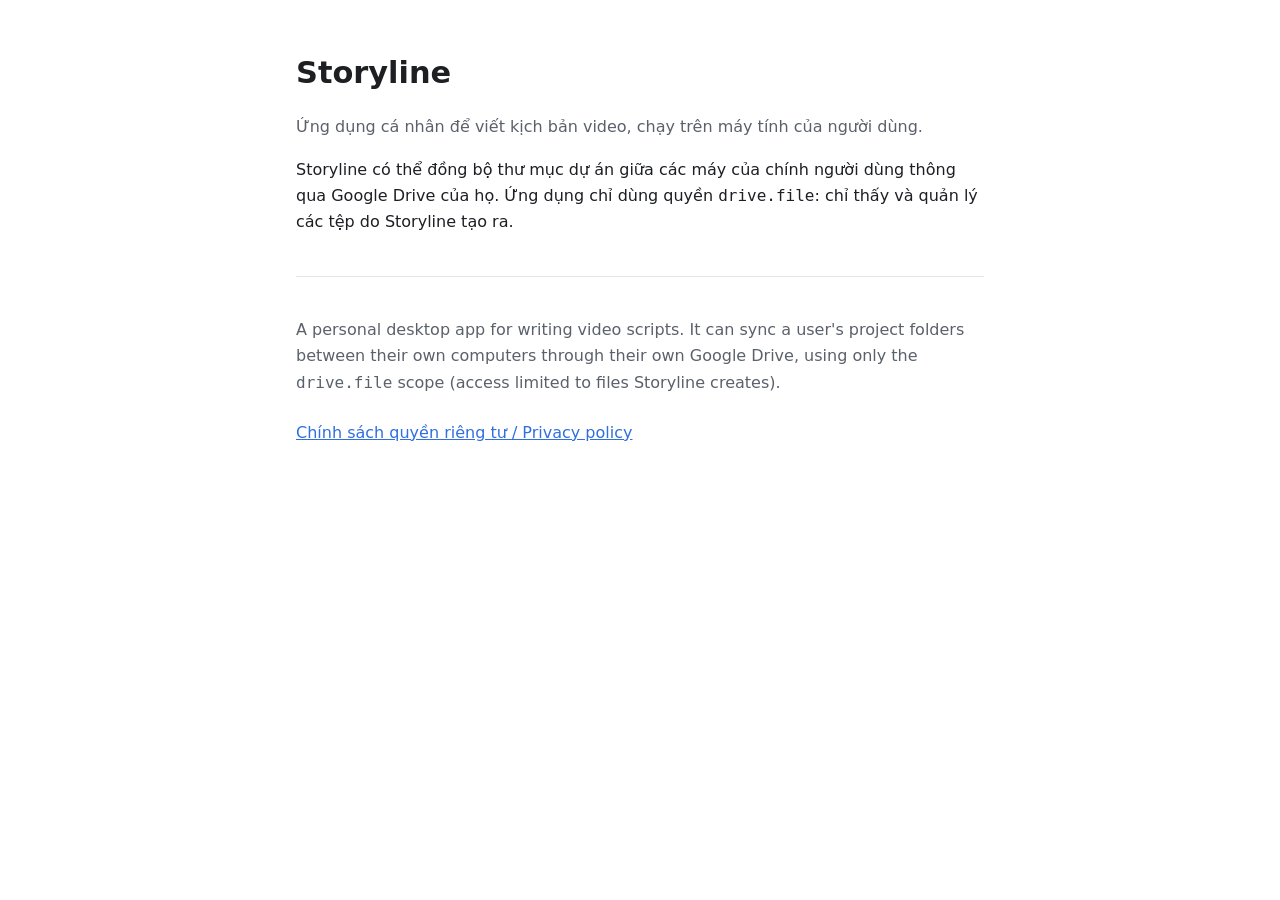
<file: index.html>
<!doctype html>
<html lang="vi">
<head>
<meta charset="utf-8">
<meta name="viewport" content="width=device-width,initial-scale=1">
<title>Storyline</title>
<link rel="stylesheet" href="style.css">
</head>
<body>
<main>
<h1>Storyline</h1>
<p class="muted">Ứng dụng cá nhân để viết kịch bản video, chạy trên máy tính của người dùng.</p>
<p>Storyline có thể đồng bộ thư mục dự án giữa các máy của chính người dùng thông qua Google Drive của họ. Ứng dụng chỉ dùng quyền <code>drive.file</code>: chỉ thấy và quản lý các tệp do Storyline tạo ra.</p>
<hr>
<p class="muted">A personal desktop app for writing video scripts. It can sync a user's project folders between their own computers through their own Google Drive, using only the <code>drive.file</code> scope (access limited to files Storyline creates).</p>
<nav><a href="privacy.html">Chính sách quyền riêng tư / Privacy policy</a></nav>
</main>
</body>
</html>
</file>
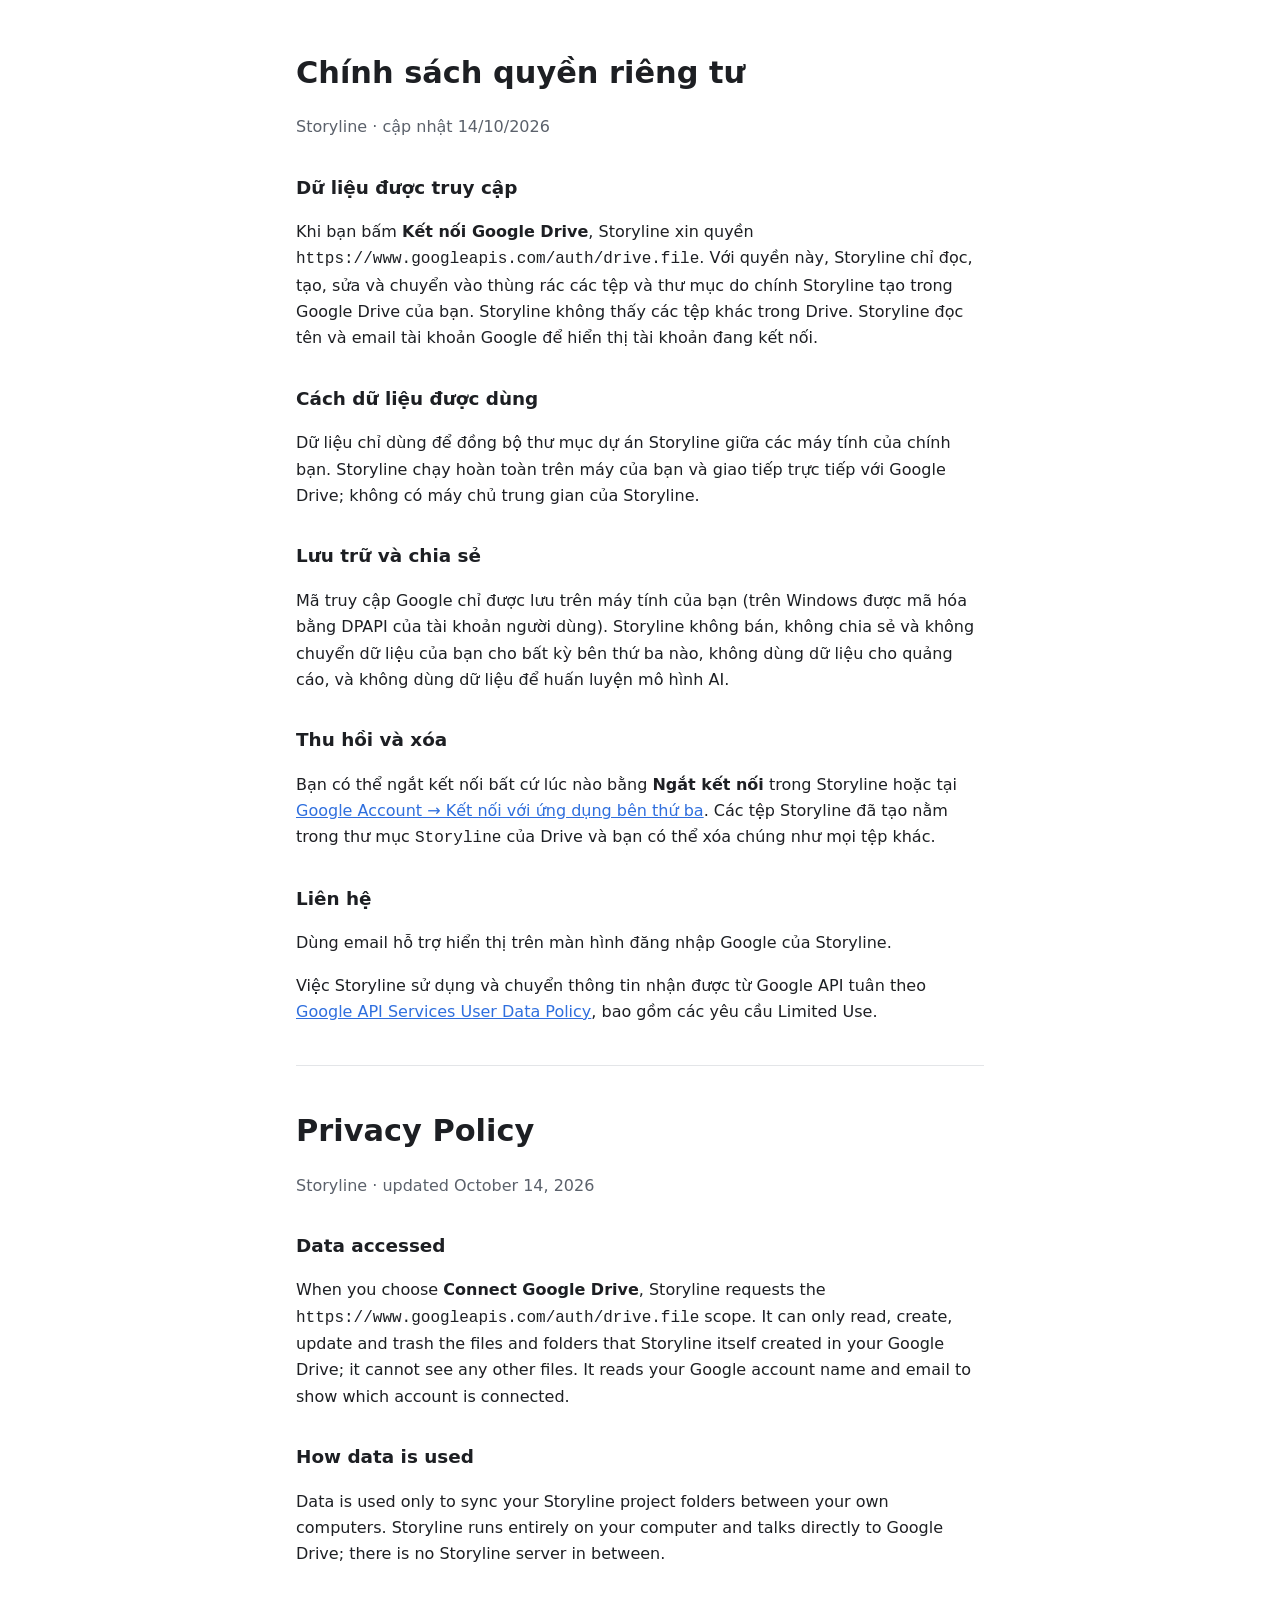
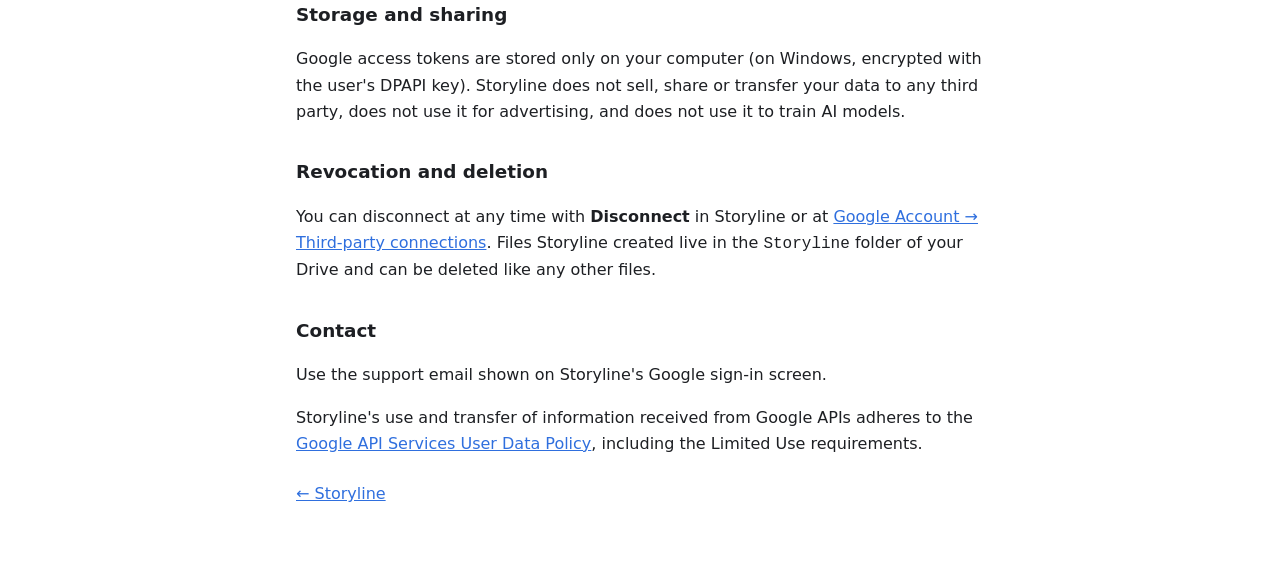
<file: privacy.html>
<!doctype html>
<html lang="vi">
<head>
<meta charset="utf-8">
<meta name="viewport" content="width=device-width,initial-scale=1">
<title>Storyline Privacy Policy</title>
<link rel="stylesheet" href="style.css">
</head>
<body>
<main>
<h1>Chính sách quyền riêng tư</h1>
<p class="muted">Storyline · cập nhật 14/10/2026</p>

<h2>Dữ liệu được truy cập</h2>
<p>Khi bạn bấm <strong>Kết nối Google Drive</strong>, Storyline xin quyền <code>https://www.googleapis.com/auth/drive.file</code>. Với quyền này, Storyline chỉ đọc, tạo, sửa và chuyển vào thùng rác các tệp và thư mục do chính Storyline tạo trong Google Drive của bạn. Storyline không thấy các tệp khác trong Drive. Storyline đọc tên và email tài khoản Google để hiển thị tài khoản đang kết nối.</p>

<h2>Cách dữ liệu được dùng</h2>
<p>Dữ liệu chỉ dùng để đồng bộ thư mục dự án Storyline giữa các máy tính của chính bạn. Storyline chạy hoàn toàn trên máy của bạn và giao tiếp trực tiếp với Google Drive; không có máy chủ trung gian của Storyline.</p>

<h2>Lưu trữ và chia sẻ</h2>
<p>Mã truy cập Google chỉ được lưu trên máy tính của bạn (trên Windows được mã hóa bằng DPAPI của tài khoản người dùng). Storyline không bán, không chia sẻ và không chuyển dữ liệu của bạn cho bất kỳ bên thứ ba nào, không dùng dữ liệu cho quảng cáo, và không dùng dữ liệu để huấn luyện mô hình AI.</p>

<h2>Thu hồi và xóa</h2>
<p>Bạn có thể ngắt kết nối bất cứ lúc nào bằng <strong>Ngắt kết nối</strong> trong Storyline hoặc tại <a href="https://myaccount.google.com/connections">Google Account → Kết nối với ứng dụng bên thứ ba</a>. Các tệp Storyline đã tạo nằm trong thư mục <code>Storyline</code> của Drive và bạn có thể xóa chúng như mọi tệp khác.</p>

<h2>Liên hệ</h2>
<p>Dùng email hỗ trợ hiển thị trên màn hình đăng nhập Google của Storyline.</p>

<p>Việc Storyline sử dụng và chuyển thông tin nhận được từ Google API tuân theo <a href="https://developers.google.com/terms/api-services-user-data-policy">Google API Services User Data Policy</a>, bao gồm các yêu cầu Limited Use.</p>

<hr>

<h1>Privacy Policy</h1>
<p class="muted">Storyline · updated October 14, 2026</p>

<h2>Data accessed</h2>
<p>When you choose <strong>Connect Google Drive</strong>, Storyline requests the <code>https://www.googleapis.com/auth/drive.file</code> scope. It can only read, create, update and trash the files and folders that Storyline itself created in your Google Drive; it cannot see any other files. It reads your Google account name and email to show which account is connected.</p>

<h2>How data is used</h2>
<p>Data is used only to sync your Storyline project folders between your own computers. Storyline runs entirely on your computer and talks directly to Google Drive; there is no Storyline server in between.</p>

<h2>Storage and sharing</h2>
<p>Google access tokens are stored only on your computer (on Windows, encrypted with the user's DPAPI key). Storyline does not sell, share or transfer your data to any third party, does not use it for advertising, and does not use it to train AI models.</p>

<h2>Revocation and deletion</h2>
<p>You can disconnect at any time with <strong>Disconnect</strong> in Storyline or at <a href="https://myaccount.google.com/connections">Google Account → Third-party connections</a>. Files Storyline created live in the <code>Storyline</code> folder of your Drive and can be deleted like any other files.</p>

<h2>Contact</h2>
<p>Use the support email shown on Storyline's Google sign-in screen.</p>

<p>Storyline's use and transfer of information received from Google APIs adheres to the <a href="https://developers.google.com/terms/api-services-user-data-policy">Google API Services User Data Policy</a>, including the Limited Use requirements.</p>

<nav><a href="./">← Storyline</a></nav>
</main>
</body>
</html>
</file>
<file: style.css>
:root{--bg:#ffffff;--fg:#1d1f23;--muted:#5b616b;--line:#e3e5e8;--accent:#2f6fde}
@media (prefers-color-scheme:dark){:root{--bg:#121316;--fg:#eceef1;--muted:#a3a9b3;--line:#2a2d33;--accent:#7aa7ff}}
*{box-sizing:border-box}
body{margin:0;background:var(--bg);color:var(--fg);font:16px/1.65 system-ui,-apple-system,"Segoe UI",Roboto,sans-serif}
main{max-width:720px;margin:0 auto;padding:48px 16px 64px}
h1{font-size:1.9rem;margin:0 0 4px}
h2{font-size:1.15rem;margin:32px 0 8px}
p,li{color:var(--fg)}
.muted{color:var(--muted)}
a{color:var(--accent)}
hr{border:0;border-top:1px solid var(--line);margin:40px 0}
nav{display:flex;gap:16px;margin-top:24px}
</file>
